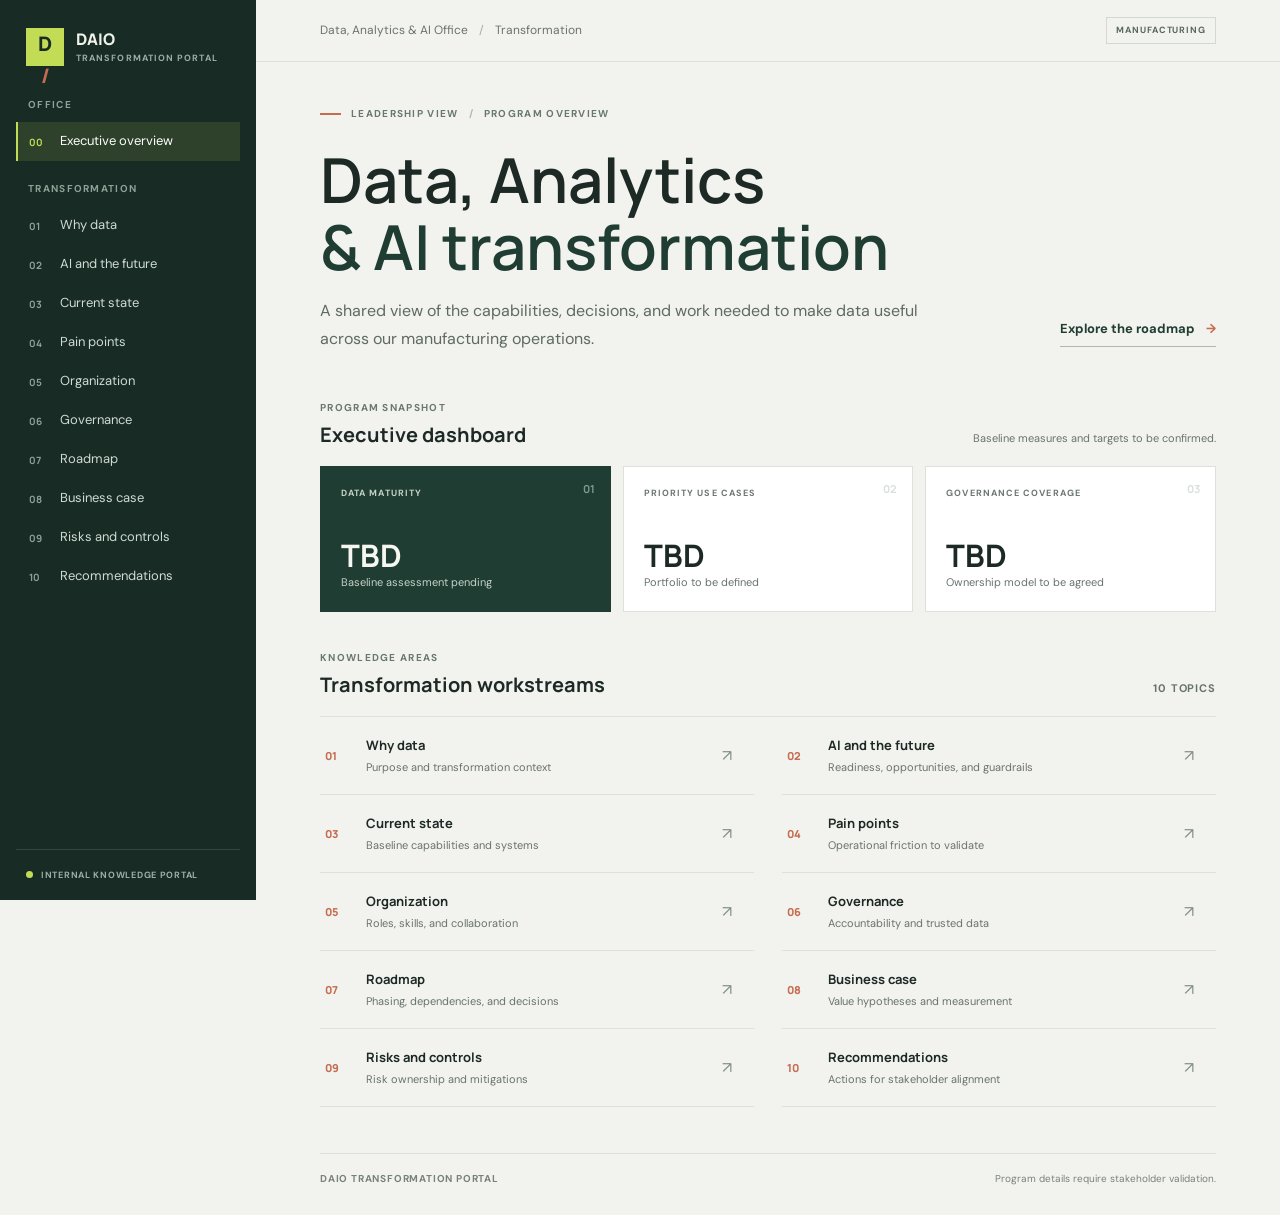
<file: index.html>
<!doctype html>
<html lang="en">
<head>
  <meta charset="utf-8">
  <meta name="viewport" content="width=device-width, initial-scale=1">
  <meta name="theme-color" content="#f2f3ef">
  <meta name="description" content="Data, Analytics and AI Office transformation portal for manufacturing stakeholders.">
  <title>DAIO | Transformation Portal</title>
  <link rel="stylesheet" href="css/style.css">
  <script src="js/app.js" defer></script>
</head>
<body>
  <a class="skip-link" href="#main-content">Skip to content</a>
  <aside class="sidebar" id="site-sidebar" aria-label="Main navigation">
    <a class="brand" href="index.html" aria-label="DAIO Transformation Portal home">
      <span class="brand-mark">D<span>/</span></span>
      <span class="brand-name">DAIO <small>TRANSFORMATION PORTAL</small></span>
    </a>
    <div class="nav-label">OFFICE</div>
    <nav class="site-nav">
      <a class="nav-link is-active" aria-current="page" href="index.html"><span class="nav-index">00</span><span>Executive overview</span></a>
      <div class="nav-label nav-section-label">TRANSFORMATION</div>
      <a class="nav-link" href="pages/why-data.html"><span class="nav-index">01</span><span>Why data</span></a>
      <a class="nav-link" href="pages/ai-future.html"><span class="nav-index">02</span><span>AI and the future</span></a>
      <a class="nav-link" href="pages/current-state.html"><span class="nav-index">03</span><span>Current state</span></a>
      <a class="nav-link" href="pages/pain-points.html"><span class="nav-index">04</span><span>Pain points</span></a>
      <a class="nav-link" href="pages/organization.html"><span class="nav-index">05</span><span>Organization</span></a>
      <a class="nav-link" href="pages/governance.html"><span class="nav-index">06</span><span>Governance</span></a>
      <a class="nav-link" href="pages/roadmap.html"><span class="nav-index">07</span><span>Roadmap</span></a>
      <a class="nav-link" href="pages/business-case.html"><span class="nav-index">08</span><span>Business case</span></a>
      <a class="nav-link" href="pages/risks.html"><span class="nav-index">09</span><span>Risks and controls</span></a>
      <a class="nav-link" href="pages/recommendations.html"><span class="nav-index">10</span><span>Recommendations</span></a>
    </nav>
    <div class="sidebar-footer"><span class="status-dot"></span> INTERNAL KNOWLEDGE PORTAL</div>
  </aside>
  <button class="sidebar-backdrop" type="button" aria-label="Close navigation"></button>

  <div class="main-shell">
    <header class="topbar">
      <button class="menu-toggle" type="button" aria-label="Open navigation" aria-controls="site-sidebar" aria-expanded="false"><span></span><span></span></button>
      <div class="topbar-context"><span>Data, Analytics &amp; AI Office</span><span class="context-divider">/</span><span>Transformation</span></div>
      <span class="topbar-tag">MANUFACTURING</span>
    </header>

    <main id="main-content" class="content dashboard-content">
      <div class="page-kicker"><span class="kicker-line"></span> LEADERSHIP VIEW <span class="kicker-separator">/</span> PROGRAM OVERVIEW</div>
      <section class="dashboard-intro">
        <div>
          <h1>Data, Analytics<br><span class="title-accent">&amp; AI transformation</span></h1>
          <p class="lead">A shared view of the capabilities, decisions, and work needed to make data useful across our manufacturing operations.</p>
        </div>
        <a class="text-link" href="pages/roadmap.html">Explore the roadmap <span aria-hidden="true">&#8594;</span></a>
      </section>

      <section class="snapshot-section" aria-labelledby="snapshot-title">
        <div class="section-heading">
          <div><p class="eyebrow">PROGRAM SNAPSHOT</p><h2 id="snapshot-title">Executive dashboard</h2></div>
          <p class="section-note">Baseline measures and targets to be confirmed.</p>
        </div>
        <div class="metric-grid">
          <article class="metric-panel metric-primary"><span class="metric-label">DATA MATURITY</span><strong class="metric-value">TBD</strong><span class="metric-foot">Baseline assessment pending</span><span class="metric-symbol" aria-hidden="true">01</span></article>
          <article class="metric-panel"><span class="metric-label">PRIORITY USE CASES</span><strong class="metric-value">TBD</strong><span class="metric-foot">Portfolio to be defined</span><span class="metric-symbol" aria-hidden="true">02</span></article>
          <article class="metric-panel"><span class="metric-label">GOVERNANCE COVERAGE</span><strong class="metric-value">TBD</strong><span class="metric-foot">Ownership model to be agreed</span><span class="metric-symbol" aria-hidden="true">03</span></article>
        </div>
      </section>

      <section class="workstreams-section" aria-labelledby="workstreams-title">
        <div class="section-heading">
          <div><p class="eyebrow">KNOWLEDGE AREAS</p><h2 id="workstreams-title">Transformation workstreams</h2></div>
          <span class="section-count">10 TOPICS</span>
        </div>
        <div class="workstream-grid">
          <a class="workstream-item" href="pages/why-data.html"><span class="workstream-number">01</span><span><strong>Why data</strong><small>Purpose and transformation context</small></span><span class="item-arrow" aria-hidden="true">&#8599;</span></a>
          <a class="workstream-item" href="pages/ai-future.html"><span class="workstream-number">02</span><span><strong>AI and the future</strong><small>Readiness, opportunities, and guardrails</small></span><span class="item-arrow" aria-hidden="true">&#8599;</span></a>
          <a class="workstream-item" href="pages/current-state.html"><span class="workstream-number">03</span><span><strong>Current state</strong><small>Baseline capabilities and systems</small></span><span class="item-arrow" aria-hidden="true">&#8599;</span></a>
          <a class="workstream-item" href="pages/pain-points.html"><span class="workstream-number">04</span><span><strong>Pain points</strong><small>Operational friction to validate</small></span><span class="item-arrow" aria-hidden="true">&#8599;</span></a>
          <a class="workstream-item" href="pages/organization.html"><span class="workstream-number">05</span><span><strong>Organization</strong><small>Roles, skills, and collaboration</small></span><span class="item-arrow" aria-hidden="true">&#8599;</span></a>
          <a class="workstream-item" href="pages/governance.html"><span class="workstream-number">06</span><span><strong>Governance</strong><small>Accountability and trusted data</small></span><span class="item-arrow" aria-hidden="true">&#8599;</span></a>
          <a class="workstream-item" href="pages/roadmap.html"><span class="workstream-number">07</span><span><strong>Roadmap</strong><small>Phasing, dependencies, and decisions</small></span><span class="item-arrow" aria-hidden="true">&#8599;</span></a>
          <a class="workstream-item" href="pages/business-case.html"><span class="workstream-number">08</span><span><strong>Business case</strong><small>Value hypotheses and measurement</small></span><span class="item-arrow" aria-hidden="true">&#8599;</span></a>
          <a class="workstream-item" href="pages/risks.html"><span class="workstream-number">09</span><span><strong>Risks and controls</strong><small>Risk ownership and mitigations</small></span><span class="item-arrow" aria-hidden="true">&#8599;</span></a>
          <a class="workstream-item" href="pages/recommendations.html"><span class="workstream-number">10</span><span><strong>Recommendations</strong><small>Actions for stakeholder alignment</small></span><span class="item-arrow" aria-hidden="true">&#8599;</span></a>
        </div>
      </section>
      <footer class="page-footer"><span>DAIO TRANSFORMATION PORTAL</span><span>Program details require stakeholder validation.</span></footer>
    </main>
  </div>
</body>
</html>
</file>
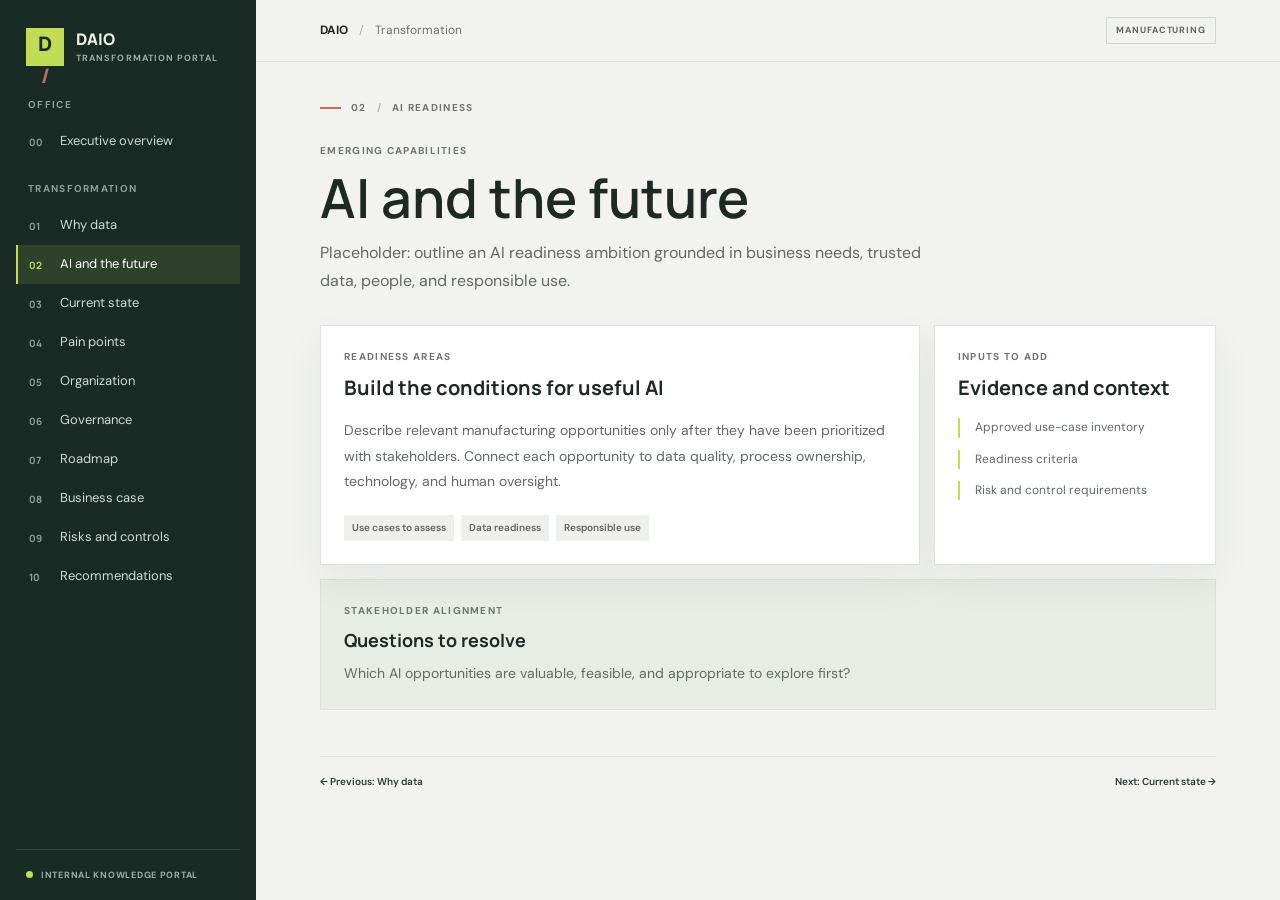
<file: pages/ai-future.html>
<!doctype html>
<html lang="en">
<head>
  <meta charset="utf-8">
  <meta name="viewport" content="width=device-width, initial-scale=1">
  <meta name="description" content="AI readiness and opportunities for the DAIO manufacturing transformation.">
  <title>AI and the Future | DAIO Transformation Portal</title>
  <link rel="stylesheet" href="../css/style.css">
  <script src="../js/app.js" defer></script>
</head>
<body>
  <a class="skip-link" href="#main-content">Skip to content</a>
  <aside class="sidebar" id="site-sidebar" aria-label="Main navigation">
    <a class="brand" href="../index.html" aria-label="DAIO Transformation Portal home"><span class="brand-mark">D<span>/</span></span><span class="brand-name">DAIO <small>TRANSFORMATION PORTAL</small></span></a><div class="nav-label">OFFICE</div>
    <nav class="site-nav">
      <a class="nav-link" href="../index.html"><span class="nav-index">00</span><span>Executive overview</span></a><div class="nav-label nav-section-label">TRANSFORMATION</div>
      <a class="nav-link" href="why-data.html"><span class="nav-index">01</span><span>Why data</span></a><a class="nav-link is-active" aria-current="page" href="ai-future.html"><span class="nav-index">02</span><span>AI and the future</span></a><a class="nav-link" href="current-state.html"><span class="nav-index">03</span><span>Current state</span></a><a class="nav-link" href="pain-points.html"><span class="nav-index">04</span><span>Pain points</span></a><a class="nav-link" href="organization.html"><span class="nav-index">05</span><span>Organization</span></a><a class="nav-link" href="governance.html"><span class="nav-index">06</span><span>Governance</span></a><a class="nav-link" href="roadmap.html"><span class="nav-index">07</span><span>Roadmap</span></a><a class="nav-link" href="business-case.html"><span class="nav-index">08</span><span>Business case</span></a><a class="nav-link" href="risks.html"><span class="nav-index">09</span><span>Risks and controls</span></a><a class="nav-link" href="recommendations.html"><span class="nav-index">10</span><span>Recommendations</span></a>
    </nav><div class="sidebar-footer"><span class="status-dot"></span> INTERNAL KNOWLEDGE PORTAL</div>
  </aside><button class="sidebar-backdrop" type="button" aria-label="Close navigation"></button>
  <div class="main-shell"><header class="topbar"><button class="menu-toggle" type="button" aria-label="Open navigation" aria-controls="site-sidebar" aria-expanded="false"><span></span><span></span></button><div class="topbar-context"><a href="../index.html">DAIO</a><span class="context-divider">/</span><span>Transformation</span></div><span class="topbar-tag">MANUFACTURING</span></header>
    <main id="main-content" class="content page-content"><div class="page-kicker"><span class="kicker-line"></span> 02 <span class="kicker-separator">/</span> AI READINESS</div><section class="page-intro"><p class="eyebrow">EMERGING CAPABILITIES</p><h1>AI and the future</h1><p class="lead">Placeholder: outline an AI readiness ambition grounded in business needs, trusted data, people, and responsible use.</p></section>
      <section class="content-grid"><article class="content-panel content-panel-wide"><p class="eyebrow">READINESS AREAS</p><h2>Build the conditions for useful AI</h2><p class="placeholder-copy">Describe relevant manufacturing opportunities only after they have been prioritized with stakeholders. Connect each opportunity to data quality, process ownership, technology, and human oversight.</p><div class="tag-row"><span class="topic-tag">Use cases to assess</span><span class="topic-tag">Data readiness</span><span class="topic-tag">Responsible use</span></div></article><article class="content-panel"><p class="eyebrow">INPUTS TO ADD</p><h2>Evidence and context</h2><ul class="detail-list"><li>Approved use-case inventory</li><li>Readiness criteria</li><li>Risk and control requirements</li></ul></article></section>
      <section class="content-panel question-panel"><p class="eyebrow">STAKEHOLDER ALIGNMENT</p><h2>Questions to resolve</h2><p>Which AI opportunities are valuable, feasible, and appropriate to explore first?</p></section><footer class="page-footer"><a href="why-data.html">&#8592; Previous: Why data</a><a href="current-state.html">Next: Current state &#8594;</a></footer>
    </main></div>
</body>
</html>
</file>
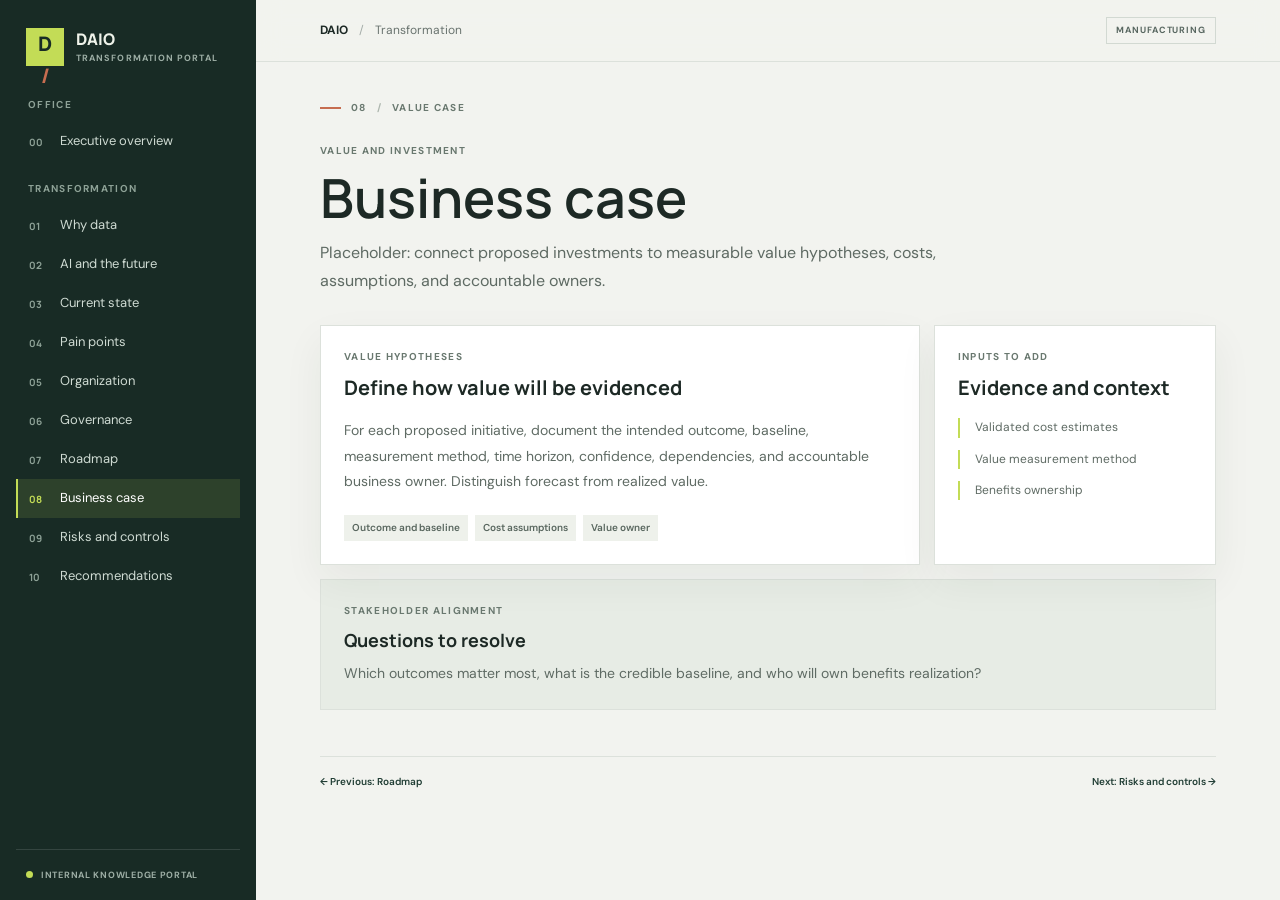
<file: pages/business-case.html>
<!doctype html>
<html lang="en">
<head>
  <meta charset="utf-8">
  <meta name="viewport" content="width=device-width, initial-scale=1">
  <meta name="description" content="Business case placeholders for the DAIO transformation program.">
  <title>Business Case | DAIO Transformation Portal</title>
  <link rel="stylesheet" href="../css/style.css">
  <script src="../js/app.js" defer></script>
</head>
<body>
  <a class="skip-link" href="#main-content">Skip to content</a>
  <aside class="sidebar" id="site-sidebar" aria-label="Main navigation">
    <a class="brand" href="../index.html" aria-label="DAIO Transformation Portal home"><span class="brand-mark">D<span>/</span></span><span class="brand-name">DAIO <small>TRANSFORMATION PORTAL</small></span></a><div class="nav-label">OFFICE</div>
    <nav class="site-nav">
      <a class="nav-link" href="../index.html"><span class="nav-index">00</span><span>Executive overview</span></a><div class="nav-label nav-section-label">TRANSFORMATION</div>
      <a class="nav-link" href="why-data.html"><span class="nav-index">01</span><span>Why data</span></a><a class="nav-link" href="ai-future.html"><span class="nav-index">02</span><span>AI and the future</span></a><a class="nav-link" href="current-state.html"><span class="nav-index">03</span><span>Current state</span></a><a class="nav-link" href="pain-points.html"><span class="nav-index">04</span><span>Pain points</span></a><a class="nav-link" href="organization.html"><span class="nav-index">05</span><span>Organization</span></a><a class="nav-link" href="governance.html"><span class="nav-index">06</span><span>Governance</span></a><a class="nav-link" href="roadmap.html"><span class="nav-index">07</span><span>Roadmap</span></a><a class="nav-link is-active" aria-current="page" href="business-case.html"><span class="nav-index">08</span><span>Business case</span></a><a class="nav-link" href="risks.html"><span class="nav-index">09</span><span>Risks and controls</span></a><a class="nav-link" href="recommendations.html"><span class="nav-index">10</span><span>Recommendations</span></a>
    </nav><div class="sidebar-footer"><span class="status-dot"></span> INTERNAL KNOWLEDGE PORTAL</div>
  </aside><button class="sidebar-backdrop" type="button" aria-label="Close navigation"></button>
  <div class="main-shell"><header class="topbar"><button class="menu-toggle" type="button" aria-label="Open navigation" aria-controls="site-sidebar" aria-expanded="false"><span></span><span></span></button><div class="topbar-context"><a href="../index.html">DAIO</a><span class="context-divider">/</span><span>Transformation</span></div><span class="topbar-tag">MANUFACTURING</span></header>
    <main id="main-content" class="content page-content"><div class="page-kicker"><span class="kicker-line"></span> 08 <span class="kicker-separator">/</span> VALUE CASE</div><section class="page-intro"><p class="eyebrow">VALUE AND INVESTMENT</p><h1>Business case</h1><p class="lead">Placeholder: connect proposed investments to measurable value hypotheses, costs, assumptions, and accountable owners.</p></section>
      <section class="content-grid"><article class="content-panel content-panel-wide"><p class="eyebrow">VALUE HYPOTHESES</p><h2>Define how value will be evidenced</h2><p class="placeholder-copy">For each proposed initiative, document the intended outcome, baseline, measurement method, time horizon, confidence, dependencies, and accountable business owner. Distinguish forecast from realized value.</p><div class="tag-row"><span class="topic-tag">Outcome and baseline</span><span class="topic-tag">Cost assumptions</span><span class="topic-tag">Value owner</span></div></article><article class="content-panel"><p class="eyebrow">INPUTS TO ADD</p><h2>Evidence and context</h2><ul class="detail-list"><li>Validated cost estimates</li><li>Value measurement method</li><li>Benefits ownership</li></ul></article></section>
      <section class="content-panel question-panel"><p class="eyebrow">STAKEHOLDER ALIGNMENT</p><h2>Questions to resolve</h2><p>Which outcomes matter most, what is the credible baseline, and who will own benefits realization?</p></section><footer class="page-footer"><a href="roadmap.html">&#8592; Previous: Roadmap</a><a href="risks.html">Next: Risks and controls &#8594;</a></footer>
    </main></div>
</body>
</html>
</file>
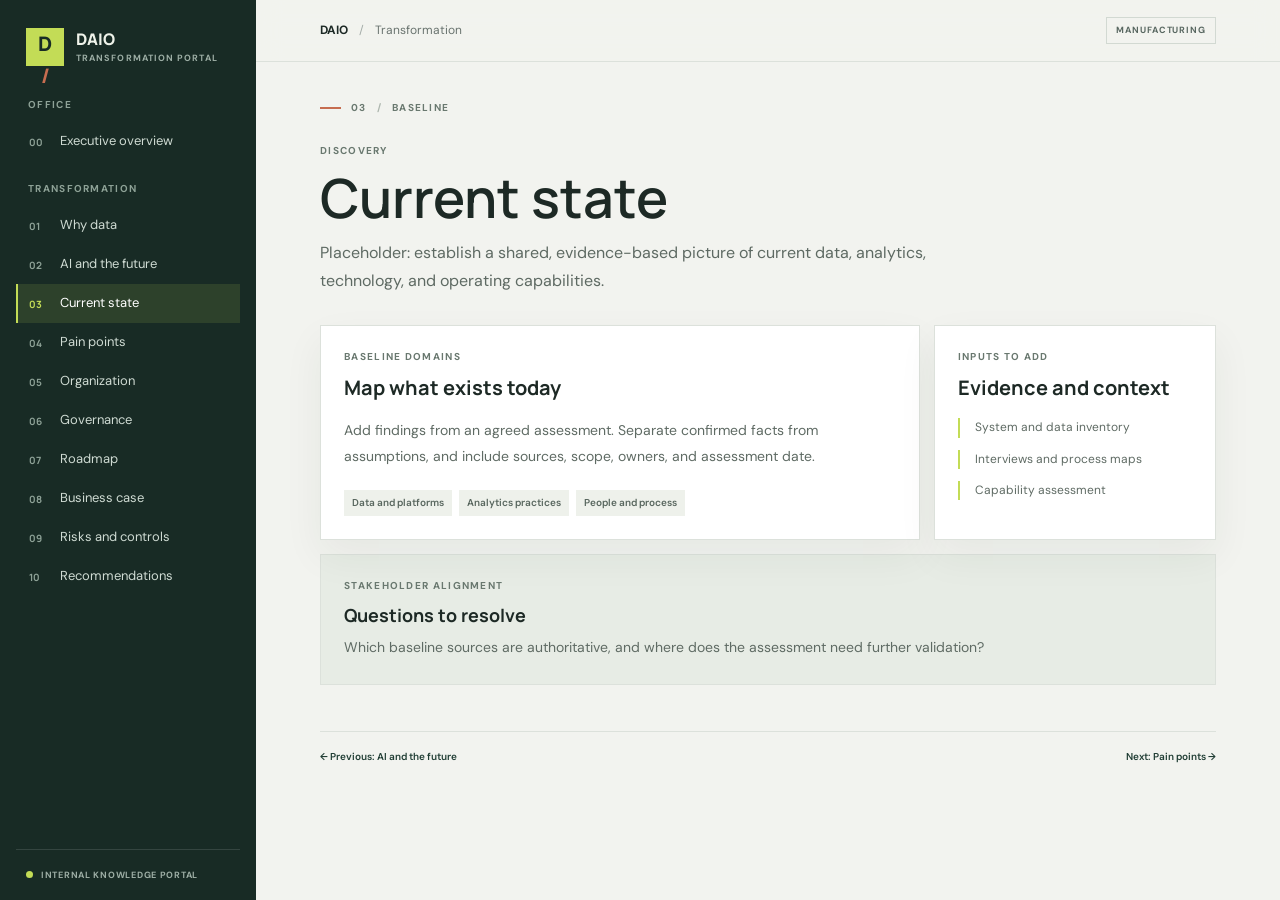
<file: pages/current-state.html>
<!doctype html>
<html lang="en">
<head>
  <meta charset="utf-8">
  <meta name="viewport" content="width=device-width, initial-scale=1">
  <meta name="description" content="Current-state assessment for the DAIO manufacturing transformation.">
  <title>Current State | DAIO Transformation Portal</title>
  <link rel="stylesheet" href="../css/style.css">
  <script src="../js/app.js" defer></script>
</head>
<body>
  <a class="skip-link" href="#main-content">Skip to content</a>
  <aside class="sidebar" id="site-sidebar" aria-label="Main navigation">
    <a class="brand" href="../index.html" aria-label="DAIO Transformation Portal home"><span class="brand-mark">D<span>/</span></span><span class="brand-name">DAIO <small>TRANSFORMATION PORTAL</small></span></a><div class="nav-label">OFFICE</div>
    <nav class="site-nav">
      <a class="nav-link" href="../index.html"><span class="nav-index">00</span><span>Executive overview</span></a><div class="nav-label nav-section-label">TRANSFORMATION</div>
      <a class="nav-link" href="why-data.html"><span class="nav-index">01</span><span>Why data</span></a><a class="nav-link" href="ai-future.html"><span class="nav-index">02</span><span>AI and the future</span></a><a class="nav-link is-active" aria-current="page" href="current-state.html"><span class="nav-index">03</span><span>Current state</span></a><a class="nav-link" href="pain-points.html"><span class="nav-index">04</span><span>Pain points</span></a><a class="nav-link" href="organization.html"><span class="nav-index">05</span><span>Organization</span></a><a class="nav-link" href="governance.html"><span class="nav-index">06</span><span>Governance</span></a><a class="nav-link" href="roadmap.html"><span class="nav-index">07</span><span>Roadmap</span></a><a class="nav-link" href="business-case.html"><span class="nav-index">08</span><span>Business case</span></a><a class="nav-link" href="risks.html"><span class="nav-index">09</span><span>Risks and controls</span></a><a class="nav-link" href="recommendations.html"><span class="nav-index">10</span><span>Recommendations</span></a>
    </nav><div class="sidebar-footer"><span class="status-dot"></span> INTERNAL KNOWLEDGE PORTAL</div>
  </aside><button class="sidebar-backdrop" type="button" aria-label="Close navigation"></button>
  <div class="main-shell"><header class="topbar"><button class="menu-toggle" type="button" aria-label="Open navigation" aria-controls="site-sidebar" aria-expanded="false"><span></span><span></span></button><div class="topbar-context"><a href="../index.html">DAIO</a><span class="context-divider">/</span><span>Transformation</span></div><span class="topbar-tag">MANUFACTURING</span></header>
    <main id="main-content" class="content page-content"><div class="page-kicker"><span class="kicker-line"></span> 03 <span class="kicker-separator">/</span> BASELINE</div><section class="page-intro"><p class="eyebrow">DISCOVERY</p><h1>Current state</h1><p class="lead">Placeholder: establish a shared, evidence-based picture of current data, analytics, technology, and operating capabilities.</p></section>
      <section class="content-grid"><article class="content-panel content-panel-wide"><p class="eyebrow">BASELINE DOMAINS</p><h2>Map what exists today</h2><p class="placeholder-copy">Add findings from an agreed assessment. Separate confirmed facts from assumptions, and include sources, scope, owners, and assessment date.</p><div class="tag-row"><span class="topic-tag">Data and platforms</span><span class="topic-tag">Analytics practices</span><span class="topic-tag">People and process</span></div></article><article class="content-panel"><p class="eyebrow">INPUTS TO ADD</p><h2>Evidence and context</h2><ul class="detail-list"><li>System and data inventory</li><li>Interviews and process maps</li><li>Capability assessment</li></ul></article></section>
      <section class="content-panel question-panel"><p class="eyebrow">STAKEHOLDER ALIGNMENT</p><h2>Questions to resolve</h2><p>Which baseline sources are authoritative, and where does the assessment need further validation?</p></section><footer class="page-footer"><a href="ai-future.html">&#8592; Previous: AI and the future</a><a href="pain-points.html">Next: Pain points &#8594;</a></footer>
    </main></div>
</body>
</html>
</file>
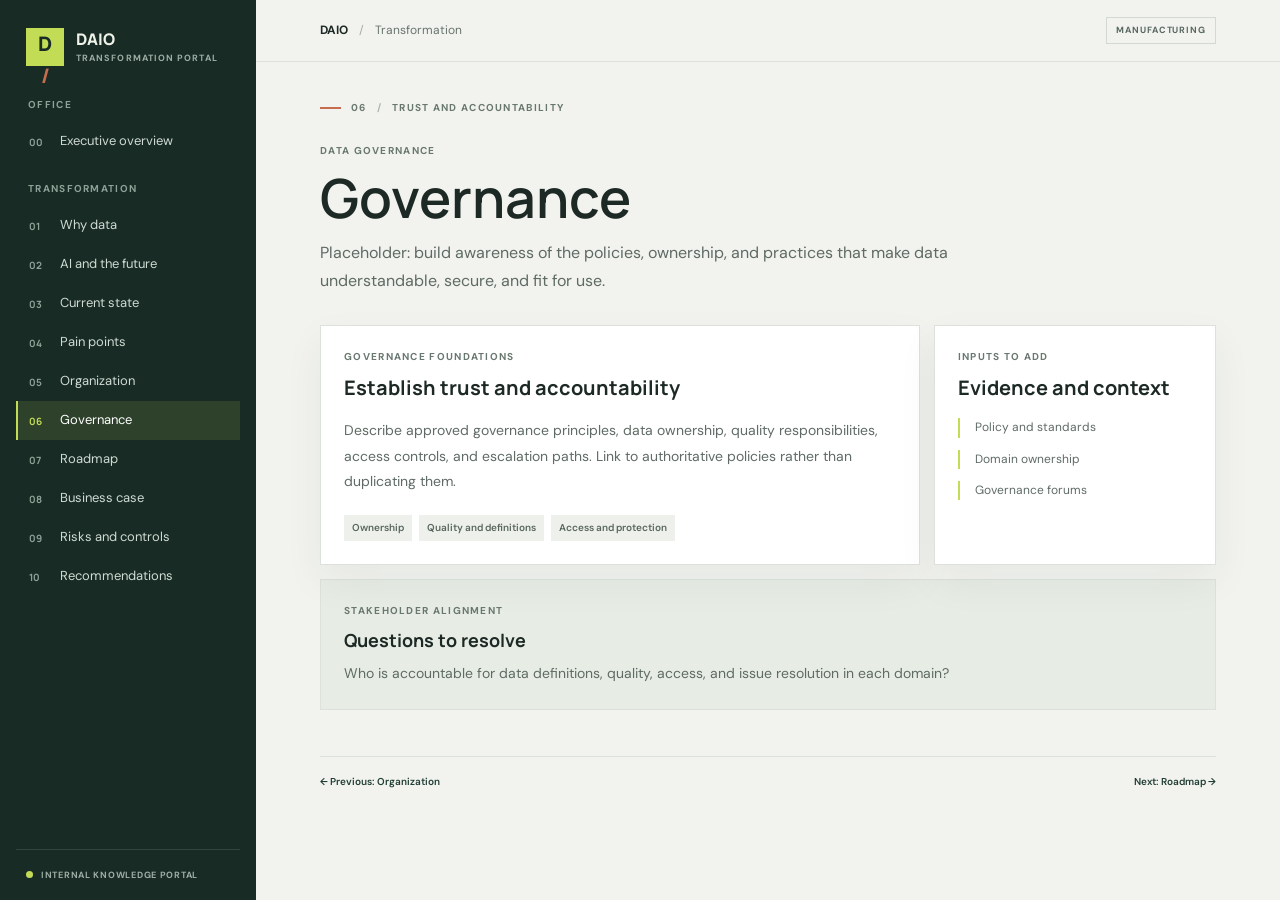
<file: pages/governance.html>
<!doctype html>
<html lang="en">
<head>
  <meta charset="utf-8">
  <meta name="viewport" content="width=device-width, initial-scale=1">
  <meta name="description" content="Data governance awareness and ownership for the DAIO transformation.">
  <title>Governance | DAIO Transformation Portal</title>
  <link rel="stylesheet" href="../css/style.css">
  <script src="../js/app.js" defer></script>
</head>
<body>
  <a class="skip-link" href="#main-content">Skip to content</a>
  <aside class="sidebar" id="site-sidebar" aria-label="Main navigation">
    <a class="brand" href="../index.html" aria-label="DAIO Transformation Portal home"><span class="brand-mark">D<span>/</span></span><span class="brand-name">DAIO <small>TRANSFORMATION PORTAL</small></span></a><div class="nav-label">OFFICE</div>
    <nav class="site-nav">
      <a class="nav-link" href="../index.html"><span class="nav-index">00</span><span>Executive overview</span></a><div class="nav-label nav-section-label">TRANSFORMATION</div>
      <a class="nav-link" href="why-data.html"><span class="nav-index">01</span><span>Why data</span></a><a class="nav-link" href="ai-future.html"><span class="nav-index">02</span><span>AI and the future</span></a><a class="nav-link" href="current-state.html"><span class="nav-index">03</span><span>Current state</span></a><a class="nav-link" href="pain-points.html"><span class="nav-index">04</span><span>Pain points</span></a><a class="nav-link" href="organization.html"><span class="nav-index">05</span><span>Organization</span></a><a class="nav-link is-active" aria-current="page" href="governance.html"><span class="nav-index">06</span><span>Governance</span></a><a class="nav-link" href="roadmap.html"><span class="nav-index">07</span><span>Roadmap</span></a><a class="nav-link" href="business-case.html"><span class="nav-index">08</span><span>Business case</span></a><a class="nav-link" href="risks.html"><span class="nav-index">09</span><span>Risks and controls</span></a><a class="nav-link" href="recommendations.html"><span class="nav-index">10</span><span>Recommendations</span></a>
    </nav><div class="sidebar-footer"><span class="status-dot"></span> INTERNAL KNOWLEDGE PORTAL</div>
  </aside><button class="sidebar-backdrop" type="button" aria-label="Close navigation"></button>
  <div class="main-shell"><header class="topbar"><button class="menu-toggle" type="button" aria-label="Open navigation" aria-controls="site-sidebar" aria-expanded="false"><span></span><span></span></button><div class="topbar-context"><a href="../index.html">DAIO</a><span class="context-divider">/</span><span>Transformation</span></div><span class="topbar-tag">MANUFACTURING</span></header>
    <main id="main-content" class="content page-content"><div class="page-kicker"><span class="kicker-line"></span> 06 <span class="kicker-separator">/</span> TRUST AND ACCOUNTABILITY</div><section class="page-intro"><p class="eyebrow">DATA GOVERNANCE</p><h1>Governance</h1><p class="lead">Placeholder: build awareness of the policies, ownership, and practices that make data understandable, secure, and fit for use.</p></section>
      <section class="content-grid"><article class="content-panel content-panel-wide"><p class="eyebrow">GOVERNANCE FOUNDATIONS</p><h2>Establish trust and accountability</h2><p class="placeholder-copy">Describe approved governance principles, data ownership, quality responsibilities, access controls, and escalation paths. Link to authoritative policies rather than duplicating them.</p><div class="tag-row"><span class="topic-tag">Ownership</span><span class="topic-tag">Quality and definitions</span><span class="topic-tag">Access and protection</span></div></article><article class="content-panel"><p class="eyebrow">INPUTS TO ADD</p><h2>Evidence and context</h2><ul class="detail-list"><li>Policy and standards</li><li>Domain ownership</li><li>Governance forums</li></ul></article></section>
      <section class="content-panel question-panel"><p class="eyebrow">STAKEHOLDER ALIGNMENT</p><h2>Questions to resolve</h2><p>Who is accountable for data definitions, quality, access, and issue resolution in each domain?</p></section><footer class="page-footer"><a href="organization.html">&#8592; Previous: Organization</a><a href="roadmap.html">Next: Roadmap &#8594;</a></footer>
    </main></div>
</body>
</html>
</file>
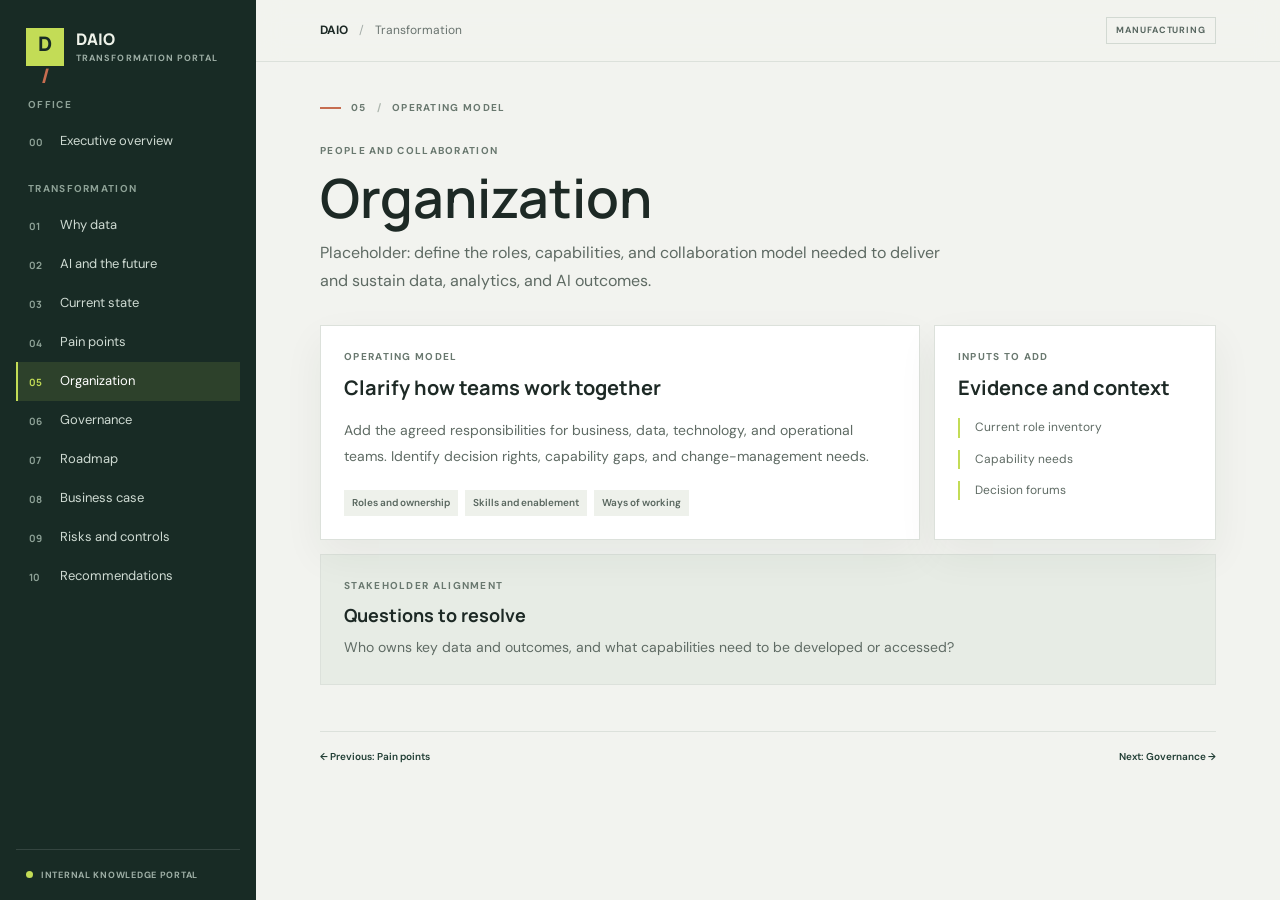
<file: pages/organization.html>
<!doctype html>
<html lang="en">
<head>
  <meta charset="utf-8">
  <meta name="viewport" content="width=device-width, initial-scale=1">
  <meta name="description" content="Roles, skills, and collaboration for the DAIO transformation.">
  <title>Organization | DAIO Transformation Portal</title>
  <link rel="stylesheet" href="../css/style.css">
  <script src="../js/app.js" defer></script>
</head>
<body>
  <a class="skip-link" href="#main-content">Skip to content</a>
  <aside class="sidebar" id="site-sidebar" aria-label="Main navigation">
    <a class="brand" href="../index.html" aria-label="DAIO Transformation Portal home"><span class="brand-mark">D<span>/</span></span><span class="brand-name">DAIO <small>TRANSFORMATION PORTAL</small></span></a><div class="nav-label">OFFICE</div>
    <nav class="site-nav">
      <a class="nav-link" href="../index.html"><span class="nav-index">00</span><span>Executive overview</span></a><div class="nav-label nav-section-label">TRANSFORMATION</div>
      <a class="nav-link" href="why-data.html"><span class="nav-index">01</span><span>Why data</span></a><a class="nav-link" href="ai-future.html"><span class="nav-index">02</span><span>AI and the future</span></a><a class="nav-link" href="current-state.html"><span class="nav-index">03</span><span>Current state</span></a><a class="nav-link" href="pain-points.html"><span class="nav-index">04</span><span>Pain points</span></a><a class="nav-link is-active" aria-current="page" href="organization.html"><span class="nav-index">05</span><span>Organization</span></a><a class="nav-link" href="governance.html"><span class="nav-index">06</span><span>Governance</span></a><a class="nav-link" href="roadmap.html"><span class="nav-index">07</span><span>Roadmap</span></a><a class="nav-link" href="business-case.html"><span class="nav-index">08</span><span>Business case</span></a><a class="nav-link" href="risks.html"><span class="nav-index">09</span><span>Risks and controls</span></a><a class="nav-link" href="recommendations.html"><span class="nav-index">10</span><span>Recommendations</span></a>
    </nav><div class="sidebar-footer"><span class="status-dot"></span> INTERNAL KNOWLEDGE PORTAL</div>
  </aside><button class="sidebar-backdrop" type="button" aria-label="Close navigation"></button>
  <div class="main-shell"><header class="topbar"><button class="menu-toggle" type="button" aria-label="Open navigation" aria-controls="site-sidebar" aria-expanded="false"><span></span><span></span></button><div class="topbar-context"><a href="../index.html">DAIO</a><span class="context-divider">/</span><span>Transformation</span></div><span class="topbar-tag">MANUFACTURING</span></header>
    <main id="main-content" class="content page-content"><div class="page-kicker"><span class="kicker-line"></span> 05 <span class="kicker-separator">/</span> OPERATING MODEL</div><section class="page-intro"><p class="eyebrow">PEOPLE AND COLLABORATION</p><h1>Organization</h1><p class="lead">Placeholder: define the roles, capabilities, and collaboration model needed to deliver and sustain data, analytics, and AI outcomes.</p></section>
      <section class="content-grid"><article class="content-panel content-panel-wide"><p class="eyebrow">OPERATING MODEL</p><h2>Clarify how teams work together</h2><p class="placeholder-copy">Add the agreed responsibilities for business, data, technology, and operational teams. Identify decision rights, capability gaps, and change-management needs.</p><div class="tag-row"><span class="topic-tag">Roles and ownership</span><span class="topic-tag">Skills and enablement</span><span class="topic-tag">Ways of working</span></div></article><article class="content-panel"><p class="eyebrow">INPUTS TO ADD</p><h2>Evidence and context</h2><ul class="detail-list"><li>Current role inventory</li><li>Capability needs</li><li>Decision forums</li></ul></article></section>
      <section class="content-panel question-panel"><p class="eyebrow">STAKEHOLDER ALIGNMENT</p><h2>Questions to resolve</h2><p>Who owns key data and outcomes, and what capabilities need to be developed or accessed?</p></section><footer class="page-footer"><a href="pain-points.html">&#8592; Previous: Pain points</a><a href="governance.html">Next: Governance &#8594;</a></footer>
    </main></div>
</body>
</html>
</file>
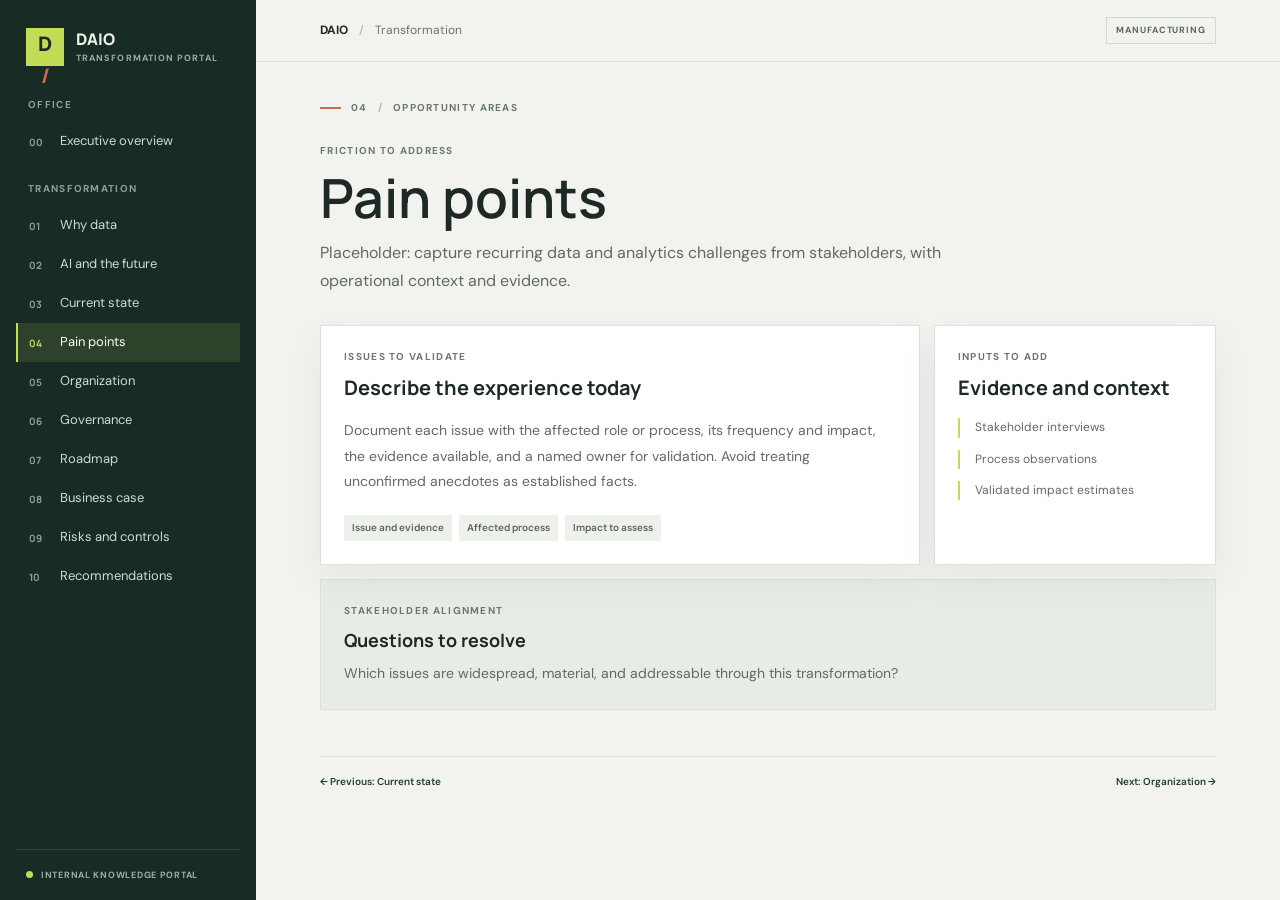
<file: pages/pain-points.html>
<!doctype html>
<html lang="en">
<head>
  <meta charset="utf-8">
  <meta name="viewport" content="width=device-width, initial-scale=1">
  <meta name="description" content="Stakeholder-validated data and analytics pain points for DAIO.">
  <title>Pain Points | DAIO Transformation Portal</title>
  <link rel="stylesheet" href="../css/style.css">
  <script src="../js/app.js" defer></script>
</head>
<body>
  <a class="skip-link" href="#main-content">Skip to content</a>
  <aside class="sidebar" id="site-sidebar" aria-label="Main navigation">
    <a class="brand" href="../index.html" aria-label="DAIO Transformation Portal home"><span class="brand-mark">D<span>/</span></span><span class="brand-name">DAIO <small>TRANSFORMATION PORTAL</small></span></a><div class="nav-label">OFFICE</div>
    <nav class="site-nav">
      <a class="nav-link" href="../index.html"><span class="nav-index">00</span><span>Executive overview</span></a><div class="nav-label nav-section-label">TRANSFORMATION</div>
      <a class="nav-link" href="why-data.html"><span class="nav-index">01</span><span>Why data</span></a><a class="nav-link" href="ai-future.html"><span class="nav-index">02</span><span>AI and the future</span></a><a class="nav-link" href="current-state.html"><span class="nav-index">03</span><span>Current state</span></a><a class="nav-link is-active" aria-current="page" href="pain-points.html"><span class="nav-index">04</span><span>Pain points</span></a><a class="nav-link" href="organization.html"><span class="nav-index">05</span><span>Organization</span></a><a class="nav-link" href="governance.html"><span class="nav-index">06</span><span>Governance</span></a><a class="nav-link" href="roadmap.html"><span class="nav-index">07</span><span>Roadmap</span></a><a class="nav-link" href="business-case.html"><span class="nav-index">08</span><span>Business case</span></a><a class="nav-link" href="risks.html"><span class="nav-index">09</span><span>Risks and controls</span></a><a class="nav-link" href="recommendations.html"><span class="nav-index">10</span><span>Recommendations</span></a>
    </nav><div class="sidebar-footer"><span class="status-dot"></span> INTERNAL KNOWLEDGE PORTAL</div>
  </aside><button class="sidebar-backdrop" type="button" aria-label="Close navigation"></button>
  <div class="main-shell"><header class="topbar"><button class="menu-toggle" type="button" aria-label="Open navigation" aria-controls="site-sidebar" aria-expanded="false"><span></span><span></span></button><div class="topbar-context"><a href="../index.html">DAIO</a><span class="context-divider">/</span><span>Transformation</span></div><span class="topbar-tag">MANUFACTURING</span></header>
    <main id="main-content" class="content page-content"><div class="page-kicker"><span class="kicker-line"></span> 04 <span class="kicker-separator">/</span> OPPORTUNITY AREAS</div><section class="page-intro"><p class="eyebrow">FRICTION TO ADDRESS</p><h1>Pain points</h1><p class="lead">Placeholder: capture recurring data and analytics challenges from stakeholders, with operational context and evidence.</p></section>
      <section class="content-grid"><article class="content-panel content-panel-wide"><p class="eyebrow">ISSUES TO VALIDATE</p><h2>Describe the experience today</h2><p class="placeholder-copy">Document each issue with the affected role or process, its frequency and impact, the evidence available, and a named owner for validation. Avoid treating unconfirmed anecdotes as established facts.</p><div class="tag-row"><span class="topic-tag">Issue and evidence</span><span class="topic-tag">Affected process</span><span class="topic-tag">Impact to assess</span></div></article><article class="content-panel"><p class="eyebrow">INPUTS TO ADD</p><h2>Evidence and context</h2><ul class="detail-list"><li>Stakeholder interviews</li><li>Process observations</li><li>Validated impact estimates</li></ul></article></section>
      <section class="content-panel question-panel"><p class="eyebrow">STAKEHOLDER ALIGNMENT</p><h2>Questions to resolve</h2><p>Which issues are widespread, material, and addressable through this transformation?</p></section><footer class="page-footer"><a href="current-state.html">&#8592; Previous: Current state</a><a href="organization.html">Next: Organization &#8594;</a></footer>
    </main></div>
</body>
</html>
</file>
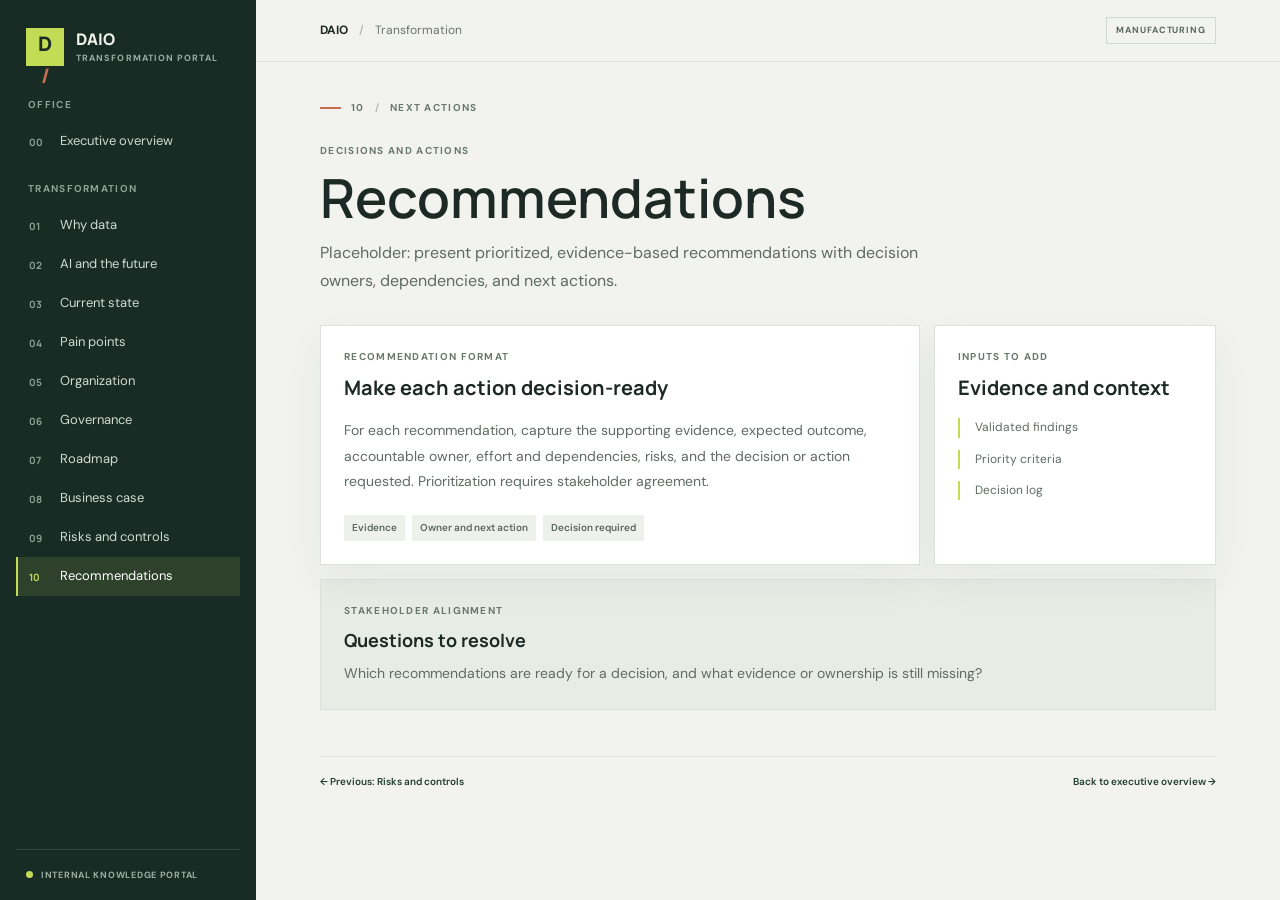
<file: pages/recommendations.html>
<!doctype html>
<html lang="en">
<head>
  <meta charset="utf-8">
  <meta name="viewport" content="width=device-width, initial-scale=1">
  <meta name="description" content="Recommendations and stakeholder decisions for the DAIO transformation.">
  <title>Recommendations | DAIO Transformation Portal</title>
  <link rel="stylesheet" href="../css/style.css">
  <script src="../js/app.js" defer></script>
</head>
<body>
  <a class="skip-link" href="#main-content">Skip to content</a>
  <aside class="sidebar" id="site-sidebar" aria-label="Main navigation">
    <a class="brand" href="../index.html" aria-label="DAIO Transformation Portal home"><span class="brand-mark">D<span>/</span></span><span class="brand-name">DAIO <small>TRANSFORMATION PORTAL</small></span></a><div class="nav-label">OFFICE</div>
    <nav class="site-nav">
      <a class="nav-link" href="../index.html"><span class="nav-index">00</span><span>Executive overview</span></a><div class="nav-label nav-section-label">TRANSFORMATION</div>
      <a class="nav-link" href="why-data.html"><span class="nav-index">01</span><span>Why data</span></a><a class="nav-link" href="ai-future.html"><span class="nav-index">02</span><span>AI and the future</span></a><a class="nav-link" href="current-state.html"><span class="nav-index">03</span><span>Current state</span></a><a class="nav-link" href="pain-points.html"><span class="nav-index">04</span><span>Pain points</span></a><a class="nav-link" href="organization.html"><span class="nav-index">05</span><span>Organization</span></a><a class="nav-link" href="governance.html"><span class="nav-index">06</span><span>Governance</span></a><a class="nav-link" href="roadmap.html"><span class="nav-index">07</span><span>Roadmap</span></a><a class="nav-link" href="business-case.html"><span class="nav-index">08</span><span>Business case</span></a><a class="nav-link" href="risks.html"><span class="nav-index">09</span><span>Risks and controls</span></a><a class="nav-link is-active" aria-current="page" href="recommendations.html"><span class="nav-index">10</span><span>Recommendations</span></a>
    </nav><div class="sidebar-footer"><span class="status-dot"></span> INTERNAL KNOWLEDGE PORTAL</div>
  </aside><button class="sidebar-backdrop" type="button" aria-label="Close navigation"></button>
  <div class="main-shell"><header class="topbar"><button class="menu-toggle" type="button" aria-label="Open navigation" aria-controls="site-sidebar" aria-expanded="false"><span></span><span></span></button><div class="topbar-context"><a href="../index.html">DAIO</a><span class="context-divider">/</span><span>Transformation</span></div><span class="topbar-tag">MANUFACTURING</span></header>
    <main id="main-content" class="content page-content"><div class="page-kicker"><span class="kicker-line"></span> 10 <span class="kicker-separator">/</span> NEXT ACTIONS</div><section class="page-intro"><p class="eyebrow">DECISIONS AND ACTIONS</p><h1>Recommendations</h1><p class="lead">Placeholder: present prioritized, evidence-based recommendations with decision owners, dependencies, and next actions.</p></section>
      <section class="content-grid"><article class="content-panel content-panel-wide"><p class="eyebrow">RECOMMENDATION FORMAT</p><h2>Make each action decision-ready</h2><p class="placeholder-copy">For each recommendation, capture the supporting evidence, expected outcome, accountable owner, effort and dependencies, risks, and the decision or action requested. Prioritization requires stakeholder agreement.</p><div class="tag-row"><span class="topic-tag">Evidence</span><span class="topic-tag">Owner and next action</span><span class="topic-tag">Decision required</span></div></article><article class="content-panel"><p class="eyebrow">INPUTS TO ADD</p><h2>Evidence and context</h2><ul class="detail-list"><li>Validated findings</li><li>Priority criteria</li><li>Decision log</li></ul></article></section>
      <section class="content-panel question-panel"><p class="eyebrow">STAKEHOLDER ALIGNMENT</p><h2>Questions to resolve</h2><p>Which recommendations are ready for a decision, and what evidence or ownership is still missing?</p></section><footer class="page-footer"><a href="risks.html">&#8592; Previous: Risks and controls</a><a href="../index.html">Back to executive overview &#8594;</a></footer>
    </main></div>
</body>
</html>
</file>
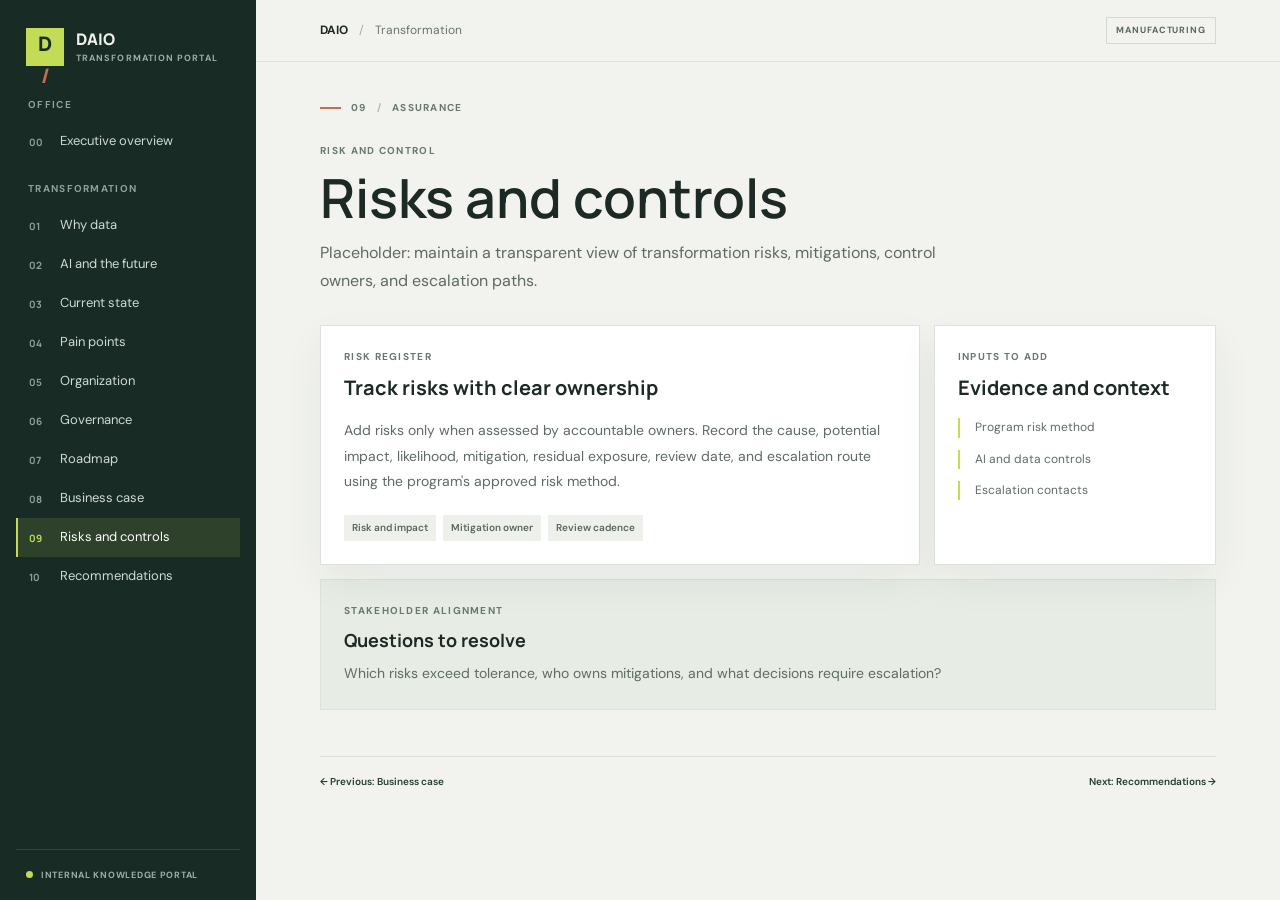
<file: pages/risks.html>
<!doctype html>
<html lang="en">
<head>
  <meta charset="utf-8">
  <meta name="viewport" content="width=device-width, initial-scale=1">
  <meta name="description" content="Transformation risks, controls, and ownership for the DAIO program.">
  <title>Risks and Controls | DAIO Transformation Portal</title>
  <link rel="stylesheet" href="../css/style.css">
  <script src="../js/app.js" defer></script>
</head>
<body>
  <a class="skip-link" href="#main-content">Skip to content</a>
  <aside class="sidebar" id="site-sidebar" aria-label="Main navigation">
    <a class="brand" href="../index.html" aria-label="DAIO Transformation Portal home"><span class="brand-mark">D<span>/</span></span><span class="brand-name">DAIO <small>TRANSFORMATION PORTAL</small></span></a><div class="nav-label">OFFICE</div>
    <nav class="site-nav">
      <a class="nav-link" href="../index.html"><span class="nav-index">00</span><span>Executive overview</span></a><div class="nav-label nav-section-label">TRANSFORMATION</div>
      <a class="nav-link" href="why-data.html"><span class="nav-index">01</span><span>Why data</span></a><a class="nav-link" href="ai-future.html"><span class="nav-index">02</span><span>AI and the future</span></a><a class="nav-link" href="current-state.html"><span class="nav-index">03</span><span>Current state</span></a><a class="nav-link" href="pain-points.html"><span class="nav-index">04</span><span>Pain points</span></a><a class="nav-link" href="organization.html"><span class="nav-index">05</span><span>Organization</span></a><a class="nav-link" href="governance.html"><span class="nav-index">06</span><span>Governance</span></a><a class="nav-link" href="roadmap.html"><span class="nav-index">07</span><span>Roadmap</span></a><a class="nav-link" href="business-case.html"><span class="nav-index">08</span><span>Business case</span></a><a class="nav-link is-active" aria-current="page" href="risks.html"><span class="nav-index">09</span><span>Risks and controls</span></a><a class="nav-link" href="recommendations.html"><span class="nav-index">10</span><span>Recommendations</span></a>
    </nav><div class="sidebar-footer"><span class="status-dot"></span> INTERNAL KNOWLEDGE PORTAL</div>
  </aside><button class="sidebar-backdrop" type="button" aria-label="Close navigation"></button>
  <div class="main-shell"><header class="topbar"><button class="menu-toggle" type="button" aria-label="Open navigation" aria-controls="site-sidebar" aria-expanded="false"><span></span><span></span></button><div class="topbar-context"><a href="../index.html">DAIO</a><span class="context-divider">/</span><span>Transformation</span></div><span class="topbar-tag">MANUFACTURING</span></header>
    <main id="main-content" class="content page-content"><div class="page-kicker"><span class="kicker-line"></span> 09 <span class="kicker-separator">/</span> ASSURANCE</div><section class="page-intro"><p class="eyebrow">RISK AND CONTROL</p><h1>Risks and controls</h1><p class="lead">Placeholder: maintain a transparent view of transformation risks, mitigations, control owners, and escalation paths.</p></section>
      <section class="content-grid"><article class="content-panel content-panel-wide"><p class="eyebrow">RISK REGISTER</p><h2>Track risks with clear ownership</h2><p class="placeholder-copy">Add risks only when assessed by accountable owners. Record the cause, potential impact, likelihood, mitigation, residual exposure, review date, and escalation route using the program's approved risk method.</p><div class="tag-row"><span class="topic-tag">Risk and impact</span><span class="topic-tag">Mitigation owner</span><span class="topic-tag">Review cadence</span></div></article><article class="content-panel"><p class="eyebrow">INPUTS TO ADD</p><h2>Evidence and context</h2><ul class="detail-list"><li>Program risk method</li><li>AI and data controls</li><li>Escalation contacts</li></ul></article></section>
      <section class="content-panel question-panel"><p class="eyebrow">STAKEHOLDER ALIGNMENT</p><h2>Questions to resolve</h2><p>Which risks exceed tolerance, who owns mitigations, and what decisions require escalation?</p></section><footer class="page-footer"><a href="business-case.html">&#8592; Previous: Business case</a><a href="recommendations.html">Next: Recommendations &#8594;</a></footer>
    </main></div>
</body>
</html>
</file>
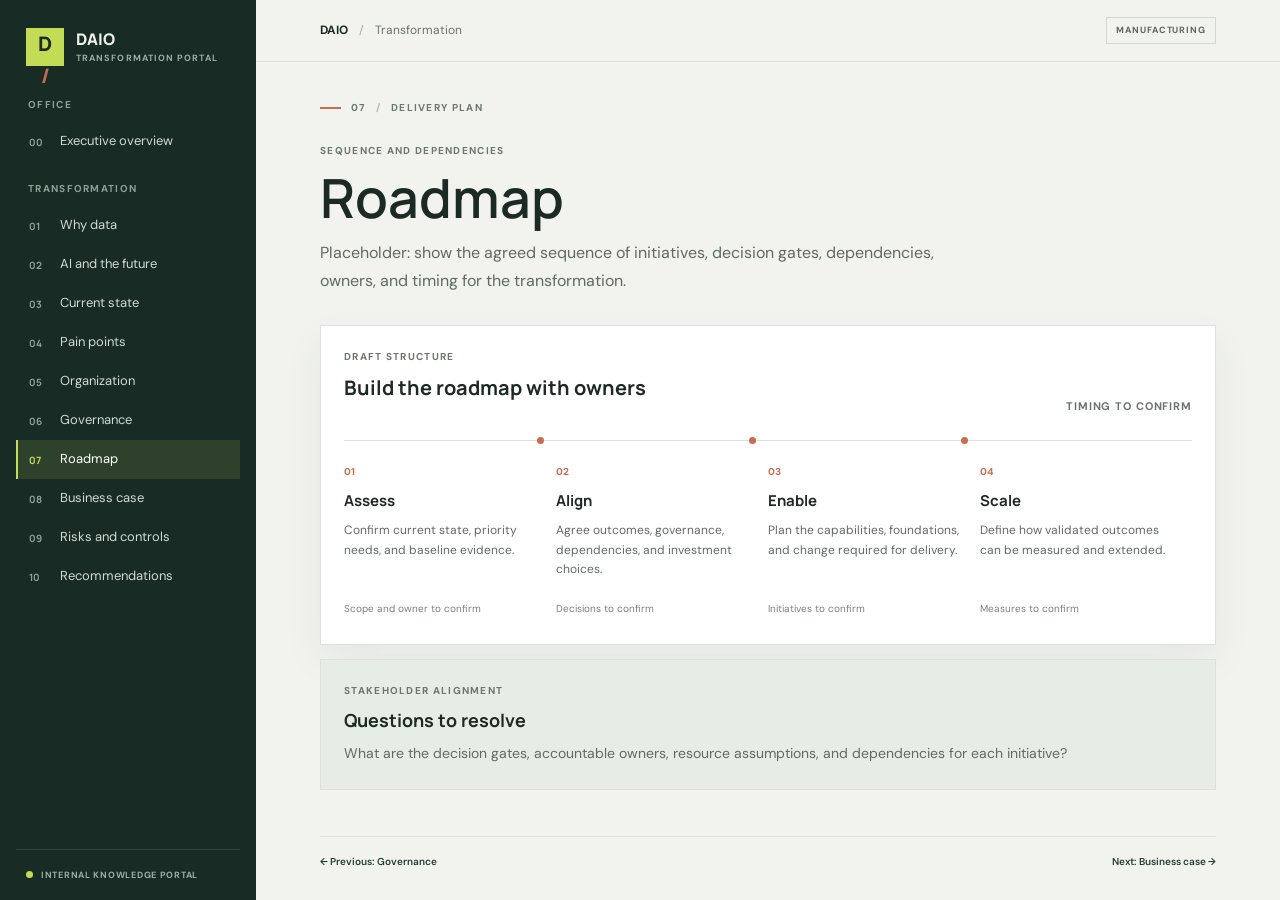
<file: pages/roadmap.html>
<!doctype html>
<html lang="en">
<head>
  <meta charset="utf-8">
  <meta name="viewport" content="width=device-width, initial-scale=1">
  <meta name="description" content="Analytics and AI transformation roadmap for the DAIO program.">
  <title>Roadmap | DAIO Transformation Portal</title>
  <link rel="stylesheet" href="../css/style.css">
  <script src="../js/app.js" defer></script>
</head>
<body>
  <a class="skip-link" href="#main-content">Skip to content</a>
  <aside class="sidebar" id="site-sidebar" aria-label="Main navigation">
    <a class="brand" href="../index.html" aria-label="DAIO Transformation Portal home"><span class="brand-mark">D<span>/</span></span><span class="brand-name">DAIO <small>TRANSFORMATION PORTAL</small></span></a><div class="nav-label">OFFICE</div>
    <nav class="site-nav">
      <a class="nav-link" href="../index.html"><span class="nav-index">00</span><span>Executive overview</span></a><div class="nav-label nav-section-label">TRANSFORMATION</div>
      <a class="nav-link" href="why-data.html"><span class="nav-index">01</span><span>Why data</span></a><a class="nav-link" href="ai-future.html"><span class="nav-index">02</span><span>AI and the future</span></a><a class="nav-link" href="current-state.html"><span class="nav-index">03</span><span>Current state</span></a><a class="nav-link" href="pain-points.html"><span class="nav-index">04</span><span>Pain points</span></a><a class="nav-link" href="organization.html"><span class="nav-index">05</span><span>Organization</span></a><a class="nav-link" href="governance.html"><span class="nav-index">06</span><span>Governance</span></a><a class="nav-link is-active" aria-current="page" href="roadmap.html"><span class="nav-index">07</span><span>Roadmap</span></a><a class="nav-link" href="business-case.html"><span class="nav-index">08</span><span>Business case</span></a><a class="nav-link" href="risks.html"><span class="nav-index">09</span><span>Risks and controls</span></a><a class="nav-link" href="recommendations.html"><span class="nav-index">10</span><span>Recommendations</span></a>
    </nav><div class="sidebar-footer"><span class="status-dot"></span> INTERNAL KNOWLEDGE PORTAL</div>
  </aside><button class="sidebar-backdrop" type="button" aria-label="Close navigation"></button>
  <div class="main-shell"><header class="topbar"><button class="menu-toggle" type="button" aria-label="Open navigation" aria-controls="site-sidebar" aria-expanded="false"><span></span><span></span></button><div class="topbar-context"><a href="../index.html">DAIO</a><span class="context-divider">/</span><span>Transformation</span></div><span class="topbar-tag">MANUFACTURING</span></header>
    <main id="main-content" class="content page-content"><div class="page-kicker"><span class="kicker-line"></span> 07 <span class="kicker-separator">/</span> DELIVERY PLAN</div><section class="page-intro"><p class="eyebrow">SEQUENCE AND DEPENDENCIES</p><h1>Roadmap</h1><p class="lead">Placeholder: show the agreed sequence of initiatives, decision gates, dependencies, owners, and timing for the transformation.</p></section>
      <section class="content-panel roadmap-panel"><div class="section-heading"><div><p class="eyebrow">DRAFT STRUCTURE</p><h2>Build the roadmap with owners</h2></div><span class="section-count">TIMING TO CONFIRM</span></div><div class="roadmap-steps"><article class="roadmap-step"><span class="step-number">01</span><h3>Assess</h3><p>Confirm current state, priority needs, and baseline evidence.</p><small>Scope and owner to confirm</small></article><article class="roadmap-step"><span class="step-number">02</span><h3>Align</h3><p>Agree outcomes, governance, dependencies, and investment choices.</p><small>Decisions to confirm</small></article><article class="roadmap-step"><span class="step-number">03</span><h3>Enable</h3><p>Plan the capabilities, foundations, and change required for delivery.</p><small>Initiatives to confirm</small></article><article class="roadmap-step"><span class="step-number">04</span><h3>Scale</h3><p>Define how validated outcomes can be measured and extended.</p><small>Measures to confirm</small></article></div></section>
      <section class="content-panel question-panel"><p class="eyebrow">STAKEHOLDER ALIGNMENT</p><h2>Questions to resolve</h2><p>What are the decision gates, accountable owners, resource assumptions, and dependencies for each initiative?</p></section><footer class="page-footer"><a href="governance.html">&#8592; Previous: Governance</a><a href="business-case.html">Next: Business case &#8594;</a></footer>
    </main></div>
</body>
</html>
</file>
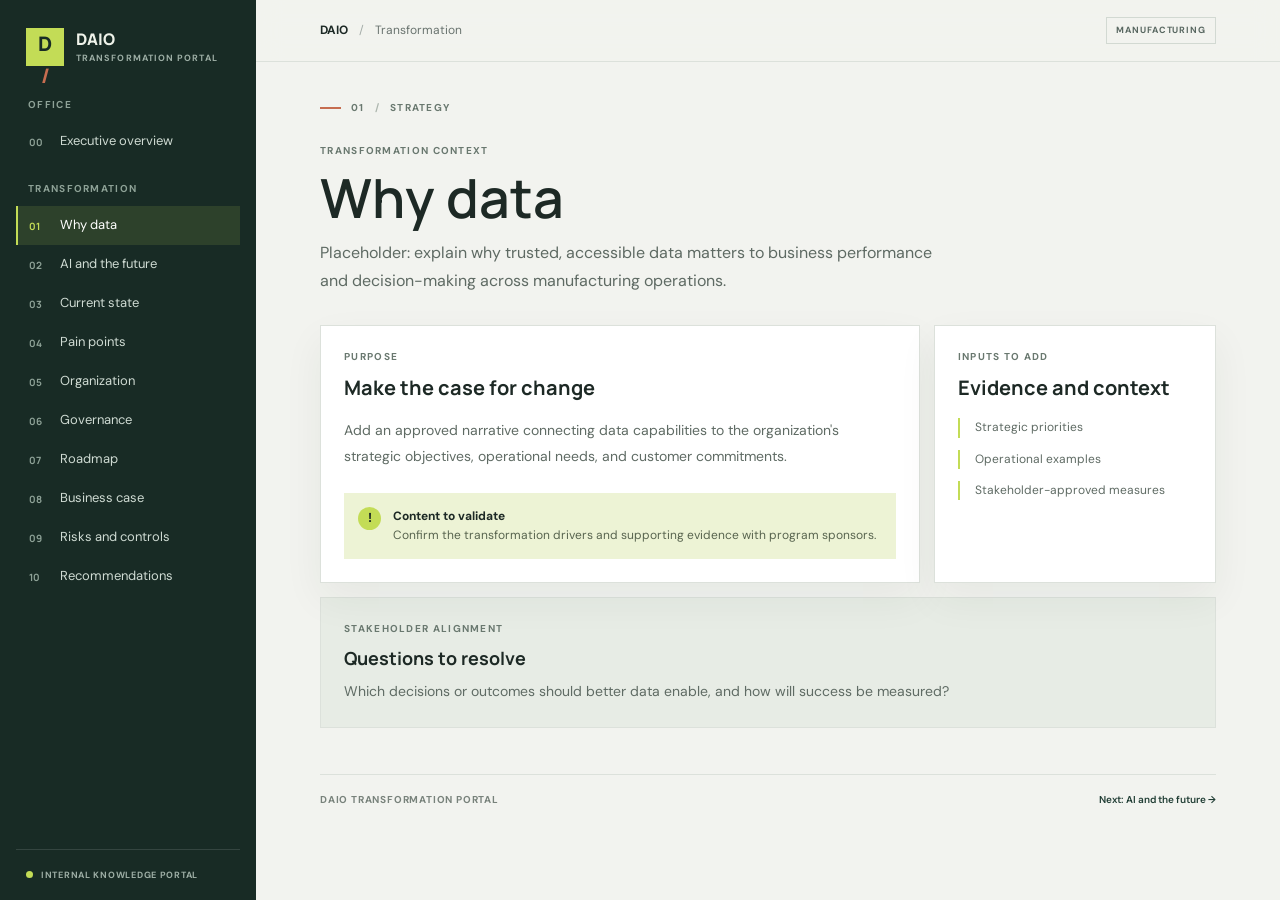
<file: pages/why-data.html>
<!doctype html>
<html lang="en">
<head>
  <meta charset="utf-8">
  <meta name="viewport" content="width=device-width, initial-scale=1">
  <meta name="description" content="Why data matters to the DAIO manufacturing transformation.">
  <title>Why Data | DAIO Transformation Portal</title>
  <link rel="stylesheet" href="../css/style.css">
  <script src="../js/app.js" defer></script>
</head>
<body>
  <a class="skip-link" href="#main-content">Skip to content</a>
  <aside class="sidebar" id="site-sidebar" aria-label="Main navigation">
    <a class="brand" href="../index.html" aria-label="DAIO Transformation Portal home"><span class="brand-mark">D<span>/</span></span><span class="brand-name">DAIO <small>TRANSFORMATION PORTAL</small></span></a>
    <div class="nav-label">OFFICE</div>
    <nav class="site-nav">
      <a class="nav-link" href="../index.html"><span class="nav-index">00</span><span>Executive overview</span></a>
      <div class="nav-label nav-section-label">TRANSFORMATION</div>
      <a class="nav-link is-active" aria-current="page" href="why-data.html"><span class="nav-index">01</span><span>Why data</span></a>
      <a class="nav-link" href="ai-future.html"><span class="nav-index">02</span><span>AI and the future</span></a>
      <a class="nav-link" href="current-state.html"><span class="nav-index">03</span><span>Current state</span></a>
      <a class="nav-link" href="pain-points.html"><span class="nav-index">04</span><span>Pain points</span></a>
      <a class="nav-link" href="organization.html"><span class="nav-index">05</span><span>Organization</span></a>
      <a class="nav-link" href="governance.html"><span class="nav-index">06</span><span>Governance</span></a>
      <a class="nav-link" href="roadmap.html"><span class="nav-index">07</span><span>Roadmap</span></a>
      <a class="nav-link" href="business-case.html"><span class="nav-index">08</span><span>Business case</span></a>
      <a class="nav-link" href="risks.html"><span class="nav-index">09</span><span>Risks and controls</span></a>
      <a class="nav-link" href="recommendations.html"><span class="nav-index">10</span><span>Recommendations</span></a>
    </nav>
    <div class="sidebar-footer"><span class="status-dot"></span> INTERNAL KNOWLEDGE PORTAL</div>
  </aside>
  <button class="sidebar-backdrop" type="button" aria-label="Close navigation"></button>
  <div class="main-shell">
    <header class="topbar"><button class="menu-toggle" type="button" aria-label="Open navigation" aria-controls="site-sidebar" aria-expanded="false"><span></span><span></span></button><div class="topbar-context"><a href="../index.html">DAIO</a><span class="context-divider">/</span><span>Transformation</span></div><span class="topbar-tag">MANUFACTURING</span></header>
    <main id="main-content" class="content page-content">
      <div class="page-kicker"><span class="kicker-line"></span> 01 <span class="kicker-separator">/</span> STRATEGY</div>
      <section class="page-intro"><p class="eyebrow">TRANSFORMATION CONTEXT</p><h1>Why data</h1><p class="lead">Placeholder: explain why trusted, accessible data matters to business performance and decision-making across manufacturing operations.</p></section>
      <section class="content-grid"><article class="content-panel content-panel-wide"><p class="eyebrow">PURPOSE</p><h2>Make the case for change</h2><p class="placeholder-copy">Add an approved narrative connecting data capabilities to the organization's strategic objectives, operational needs, and customer commitments.</p><div class="callout"><span class="callout-mark">!</span><p><strong>Content to validate</strong><br>Confirm the transformation drivers and supporting evidence with program sponsors.</p></div></article><article class="content-panel"><p class="eyebrow">INPUTS TO ADD</p><h2>Evidence and context</h2><ul class="detail-list"><li>Strategic priorities</li><li>Operational examples</li><li>Stakeholder-approved measures</li></ul></article></section>
      <section class="content-panel question-panel"><p class="eyebrow">STAKEHOLDER ALIGNMENT</p><h2>Questions to resolve</h2><p>Which decisions or outcomes should better data enable, and how will success be measured?</p></section>
      <footer class="page-footer"><span>DAIO TRANSFORMATION PORTAL</span><a href="ai-future.html">Next: AI and the future &#8594;</a></footer>
    </main>
  </div>
</body>
</html>
</file>
<file: css/style.css>
@import url('https://fonts.googleapis.com/css2?family=DM+Sans:wght@400;500;600;700&family=Manrope:wght@400;500;600;700;800&display=swap');

:root {
  color-scheme: light;
  --paper: #f2f3ef;
  --surface: #ffffff;
  --ink: #1d2925;
  --muted: #69736e;
  --line: #dce1db;
  --forest: #203d34;
  --forest-deep: #182b25;
  --lime: #c3dc56;
  --lime-soft: #edf3d5;
  --coral: #c66d50;
  --shadow: 0 16px 38px rgba(30, 48, 39, 0.06);
  font-family: 'DM Sans', sans-serif;
  font-synthesis: none;
  text-rendering: optimizeLegibility;
}

* { box-sizing: border-box; }
html { min-width: 320px; scroll-behavior: smooth; }
body { margin: 0; background: var(--paper); color: var(--ink); font-size: 15px; line-height: 1.6; }
a { color: inherit; }
button { font: inherit; }
.skip-link { position: fixed; z-index: 20; top: 12px; left: 12px; padding: 10px 14px; transform: translateY(-160%); background: var(--lime); color: var(--ink); font-weight: 700; }
.skip-link:focus { transform: translateY(0); }

.sidebar { position: fixed; z-index: 10; inset: 0 auto 0 0; display: flex; width: 256px; flex-direction: column; padding: 28px 16px 18px; background: var(--forest-deep); color: #eef2e9; }
.brand { display: flex; align-items: center; gap: 12px; padding: 0 10px 31px; text-decoration: none; }
.brand-mark { display: grid; width: 38px; height: 38px; place-items: center; background: var(--lime); color: var(--forest-deep); font-family: 'Manrope', sans-serif; font-size: 20px; font-weight: 800; }
.brand-mark span { color: var(--coral); }
.brand-name { font-family: 'Manrope', sans-serif; font-size: 16px; font-weight: 800; line-height: 1.25; }
.brand-name small { display: block; margin-top: 4px; color: #9daea5; font-family: 'DM Sans', sans-serif; font-size: 9px; font-weight: 700; letter-spacing: 0.12em; }
.nav-label { padding: 0 12px 9px; color: #8ea297; font-size: 10px; font-weight: 700; letter-spacing: 0.13em; }
.nav-section-label { margin-top: 20px; }
.site-nav { overflow-y: auto; scrollbar-color: #50665d transparent; scrollbar-width: thin; }
.nav-link { display: flex; min-height: 39px; align-items: center; gap: 11px; padding: 8px 11px; border-left: 2px solid transparent; color: #cfdbd3; font-size: 13px; text-decoration: none; transition: background 140ms ease, color 140ms ease; }
.nav-link:hover { background: rgba(255,255,255,0.07); color: #fff; }
.nav-link:focus-visible, .brand:focus-visible { outline: 2px solid var(--lime); outline-offset: 2px; }
.nav-link.is-active { border-left-color: var(--lime); background: rgba(195,220,86,0.12); color: #fff; }
.nav-index { width: 20px; color: #8ea297; font-family: 'Manrope', sans-serif; font-size: 10px; font-weight: 700; }
.nav-link.is-active .nav-index { color: var(--lime); }
.sidebar-footer { display: flex; align-items: center; gap: 8px; margin-top: auto; padding: 18px 10px 0; border-top: 1px solid rgba(255,255,255,0.12); color: #9daea5; font-size: 9px; font-weight: 700; letter-spacing: 0.08em; }
.status-dot { width: 7px; height: 7px; border-radius: 50%; background: var(--lime); }
.sidebar-backdrop { display: none; }
.main-shell { min-height: 100vh; margin-left: 256px; }
.topbar { position: sticky; z-index: 5; top: 0; display: flex; height: 62px; align-items: center; justify-content: space-between; padding: 0 clamp(24px, 5vw, 72px); border-bottom: 1px solid var(--line); background: rgba(242,243,239,0.94); backdrop-filter: blur(12px); }
.topbar-context { display: flex; align-items: center; gap: 11px; color: var(--muted); font-size: 12px; }
.topbar-context a { color: var(--ink); font-weight: 700; text-decoration: none; }
.context-divider { color: #a4aca7; }
.topbar-tag { padding: 5px 9px; border: 1px solid #d2d9d2; color: #586760; font-size: 9px; font-weight: 700; letter-spacing: 0.1em; }
.menu-toggle { display: none; }
.content { width: min(100%, 1300px); margin: 0 auto; padding: 44px clamp(24px, 5vw, 72px) 28px; }
.page-kicker, .eyebrow { color: #69786f; font-size: 10px; font-weight: 700; letter-spacing: 0.13em; }
.page-kicker { display: flex; align-items: center; gap: 10px; }
.kicker-line { width: 21px; height: 2px; background: var(--coral); }
.kicker-separator { color: #adb6ae; }
.dashboard-intro { display: flex; align-items: flex-end; justify-content: space-between; gap: 30px; padding: 25px 0 35px; }
h1, h2, h3, p { margin-top: 0; }
h1, h2, h3 { font-family: 'Manrope', sans-serif; }
h1 { margin-bottom: 16px; font-size: clamp(38px, 5vw, 62px); font-weight: 600; letter-spacing: 0; line-height: 1.08; }
.title-accent { color: var(--forest); }
.lead { max-width: 630px; margin-bottom: 0; color: #5e6a63; font-size: 16px; line-height: 1.75; }
.text-link { flex: 0 0 auto; margin-bottom: 6px; padding-bottom: 6px; border-bottom: 1px solid #aeb8af; color: var(--forest); font-size: 13px; font-weight: 700; text-decoration: none; }
.text-link span { padding-left: 8px; color: var(--coral); }
.text-link:hover { border-bottom-color: var(--forest); }
.snapshot-section, .workstreams-section { margin-top: 12px; }
.section-heading { display: flex; align-items: flex-end; justify-content: space-between; gap: 16px; margin-bottom: 15px; }
.section-heading .eyebrow { margin-bottom: 3px; }
.section-heading h2, .content-panel h2 { margin-bottom: 0; font-size: 20px; font-weight: 700; letter-spacing: 0; }
.section-note, .section-count { margin: 0 0 3px; color: var(--muted); font-size: 11px; }
.section-count { font-weight: 700; letter-spacing: 0.08em; }
.metric-grid { display: grid; grid-template-columns: repeat(3, minmax(0, 1fr)); gap: 12px; }
.metric-panel { position: relative; display: flex; min-height: 146px; flex-direction: column; align-items: flex-start; overflow: hidden; padding: 19px 20px; border: 1px solid var(--line); background: var(--surface); }
.metric-primary { border-color: var(--forest); background: var(--forest); color: #f5f7f0; }
.metric-label { color: #6b7770; font-size: 9px; font-weight: 700; letter-spacing: 0.12em; }
.metric-primary .metric-label, .metric-primary .metric-foot { color: #c5d2c8; }
.metric-value { margin-top: auto; font-family: 'Manrope', sans-serif; font-size: 31px; font-weight: 700; line-height: 1.25; }
.metric-foot { color: var(--muted); font-size: 11px; }
.metric-symbol { position: absolute; top: 13px; right: 15px; color: #d9e0da; font-family: 'Manrope', sans-serif; font-size: 11px; font-weight: 700; }
.metric-primary .metric-symbol { color: #80988a; }
.workstreams-section { margin-top: 38px; }
.workstream-grid { display: grid; grid-template-columns: repeat(2, minmax(0, 1fr)); border-top: 1px solid var(--line); }
.workstream-item { display: grid; min-height: 78px; grid-template-columns: 30px 1fr 18px; align-items: center; gap: 11px; padding: 12px 14px 12px 5px; border-bottom: 1px solid var(--line); text-decoration: none; transition: background 140ms ease, padding 140ms ease; }
.workstream-item:nth-child(odd) { margin-right: 14px; }
.workstream-item:nth-child(even) { margin-left: 14px; }
.workstream-item:hover { padding-left: 11px; background: rgba(255,255,255,0.58); }
.workstream-number { color: var(--coral); font-family: 'Manrope', sans-serif; font-size: 11px; font-weight: 800; }
.workstream-item strong, .workstream-item small { display: block; }
.workstream-item strong { font-family: 'Manrope', sans-serif; font-size: 13px; font-weight: 700; }
.workstream-item small { margin-top: 3px; color: var(--muted); font-size: 11px; }
.item-arrow { color: #829087; font-size: 16px; }
.page-footer { display: flex; justify-content: space-between; gap: 16px; margin-top: 46px; padding: 17px 0 0; border-top: 1px solid var(--line); color: #78827b; font-size: 10px; }
.page-footer span:first-child { font-weight: 700; letter-spacing: 0.08em; }
.page-footer a { color: var(--forest); font-weight: 600; text-decoration: none; }
.page-footer a:hover { text-decoration: underline; }

.page-content { padding-top: 38px; }
.page-intro { max-width: 760px; padding: 27px 0 30px; }
.page-intro .eyebrow { margin-bottom: 9px; }
.page-intro h1 { margin-bottom: 13px; font-size: clamp(38px, 5vw, 54px); }
.content-grid { display: grid; grid-template-columns: minmax(0, 1.7fr) minmax(220px, 0.8fr); gap: 14px; }
.content-panel { padding: 23px; border: 1px solid var(--line); background: var(--surface); box-shadow: var(--shadow); }
.content-panel .eyebrow { margin-bottom: 7px; }
.content-panel h2 { margin-bottom: 14px; }
.placeholder-copy, .question-panel > p:last-child { margin-bottom: 0; color: #5f6b64; font-size: 14px; line-height: 1.8; }
.callout { display: flex; gap: 12px; margin-top: 24px; padding: 14px; background: var(--lime-soft); }
.callout-mark { display: grid; width: 23px; height: 23px; flex: 0 0 23px; place-items: center; border-radius: 50%; background: var(--lime); font-size: 13px; font-weight: 700; }
.callout p { margin: 0; color: #58644f; font-size: 12px; line-height: 1.6; }
.callout strong { color: var(--ink); }
.detail-list { display: grid; gap: 12px; margin: 0; padding: 0; list-style: none; }
.detail-list li { padding-left: 15px; border-left: 2px solid var(--lime); color: #5f6b64; font-size: 12px; }
.tag-row { display: flex; flex-wrap: wrap; gap: 7px; margin-top: 21px; }
.topic-tag { padding: 5px 8px; background: #eef1eb; color: #58665e; font-size: 10px; font-weight: 600; }
.question-panel { margin-top: 14px; background: #e7ece5; box-shadow: none; }
.question-panel h2 { margin-bottom: 6px; font-size: 18px; }
.roadmap-panel { padding: 23px; }
.roadmap-steps { display: grid; grid-template-columns: repeat(4, minmax(0, 1fr)); margin-top: 22px; border-top: 1px solid var(--line); }
.roadmap-step { position: relative; padding: 17px 14px 2px 0; }
.roadmap-step:not(:last-child)::after { position: absolute; top: -4px; right: 12px; width: 7px; height: 7px; border-radius: 50%; background: var(--coral); content: ''; }
.step-number { color: var(--coral); font-size: 10px; font-weight: 700; }
.roadmap-step h3 { margin: 7px 0 8px; font-size: 15px; }
.roadmap-step p { min-height: 62px; margin-bottom: 12px; color: #5f6b64; font-size: 12px; line-height: 1.6; }
.roadmap-step small { color: #78827b; font-size: 10px; }

@media (max-width: 1050px) {
  .sidebar { width: 230px; }
  .main-shell { margin-left: 230px; }
  .content { padding-right: 34px; padding-left: 34px; }
  .topbar { padding-right: 34px; padding-left: 34px; }
  .metric-panel { padding-right: 14px; padding-left: 14px; }
  .metric-value { font-size: 27px; }
}

@media (max-width: 800px) {
  .sidebar { z-index: 12; width: min(290px, calc(100vw - 48px)); transform: translateX(-105%); transition: transform 180ms ease; }
  body.nav-open .sidebar { transform: translateX(0); }
  .sidebar-backdrop { position: fixed; z-index: 11; inset: 0; display: block; visibility: hidden; border: 0; background: rgba(15, 26, 22, 0.45); opacity: 0; transition: opacity 180ms ease, visibility 180ms ease; }
  body.nav-open .sidebar-backdrop { visibility: visible; opacity: 1; }
  .main-shell { margin-left: 0; }
  .topbar { justify-content: flex-start; gap: 14px; height: 58px; padding: 0 20px; }
  .menu-toggle { display: flex; width: 35px; height: 35px; flex: 0 0 35px; flex-direction: column; align-items: center; justify-content: center; gap: 5px; border: 1px solid var(--line); background: var(--surface); cursor: pointer; }
  .menu-toggle span { width: 15px; height: 2px; background: var(--forest); }
  .menu-toggle:focus-visible, .sidebar-backdrop:focus-visible { outline: 2px solid var(--coral); outline-offset: 2px; }
  .topbar-context { flex: 1; font-size: 11px; }
  .topbar-tag { font-size: 8px; }
  .content { padding: 30px 22px 24px; }
  .dashboard-intro { align-items: flex-start; flex-direction: column; gap: 20px; padding: 22px 0 30px; }
  .metric-grid { grid-template-columns: 1fr; gap: 8px; }
  .metric-panel { min-height: 116px; padding: 15px 17px; }
  .metric-value { font-size: 28px; }
  .workstreams-section { margin-top: 30px; }
  .content-grid { grid-template-columns: 1fr; }
  .roadmap-steps { grid-template-columns: repeat(2, minmax(0, 1fr)); row-gap: 18px; }
  .roadmap-step p { min-height: auto; }
}

@media (max-width: 520px) {
  .topbar-tag { display: none; }
  .content { padding-right: 17px; padding-left: 17px; }
  h1 { font-size: 39px; }
  .lead { font-size: 14px; }
  .section-heading { align-items: flex-start; flex-direction: column; gap: 5px; }
  .workstream-grid { grid-template-columns: 1fr; }
  .workstream-item:nth-child(odd), .workstream-item:nth-child(even) { margin: 0; }
  .workstream-item { min-height: 72px; }
  .content-panel, .roadmap-panel { padding: 18px; }
  .roadmap-steps { grid-template-columns: 1fr; gap: 4px; }
  .roadmap-step { padding: 13px 0; border-bottom: 1px solid var(--line); }
  .roadmap-step:not(:last-child)::after { top: 17px; right: 4px; }
  .roadmap-step h3 { display: inline-block; margin: 0 0 0 8px; }
  .roadmap-step p { margin: 8px 0; }
  .page-footer { flex-wrap: wrap; font-size: 9px; }
}

@media (prefers-reduced-motion: reduce) {
  *, *::before, *::after { scroll-behavior: auto !important; transition-duration: 0.01ms !important; }
}
</file>
